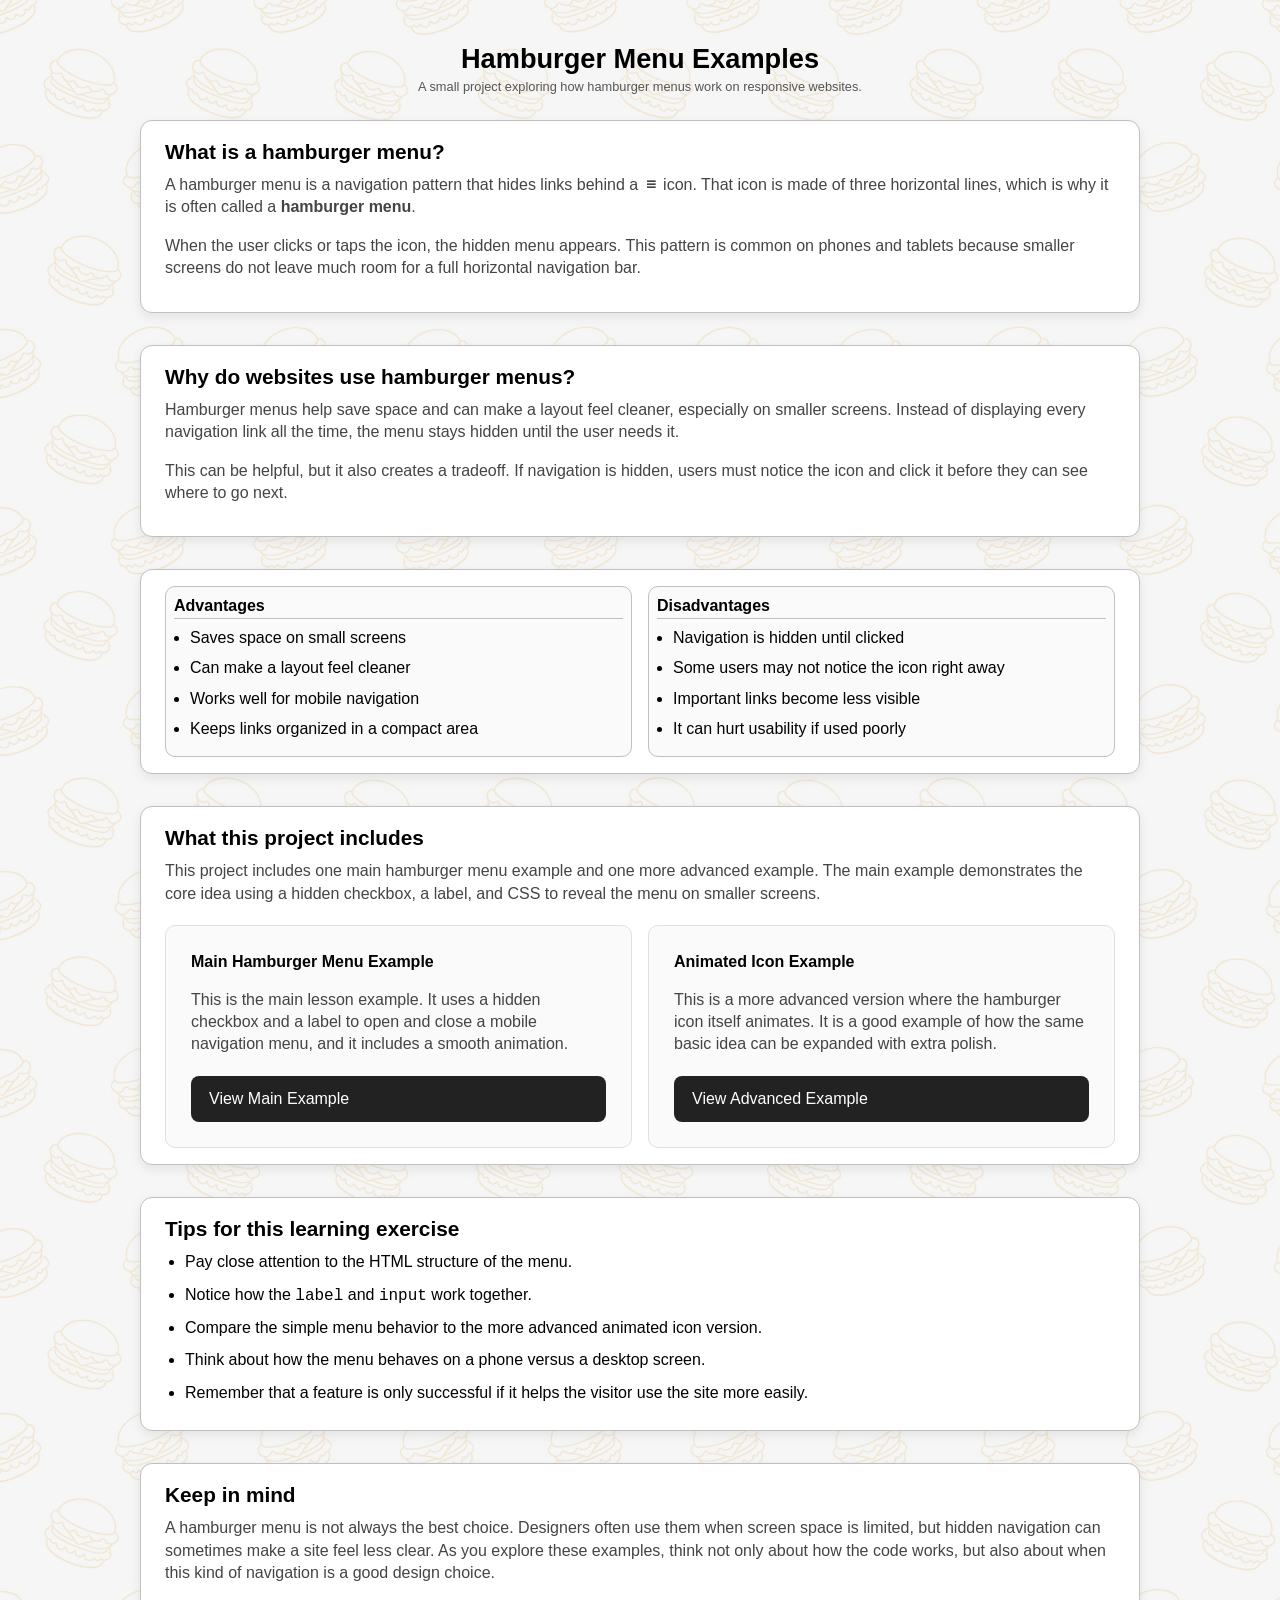
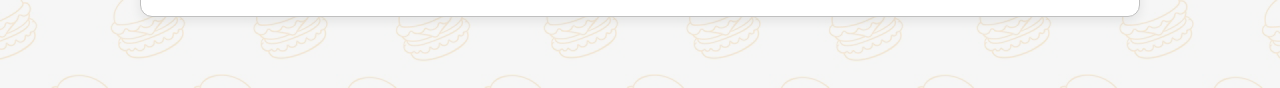
<file: index.html>
<!DOCTYPE html>
<html lang="en">
<head>
  <meta charset="UTF-8">
  <meta name="viewport" content="width=device-width, initial-scale=1.0">
  <title>Hamburger Menu Examples</title>
  <link rel="stylesheet" href="reset.css">
  <link rel="stylesheet" href="overview.css">
</head>
<body>

  <div class="wrapper">

    <header>
      <h1>Hamburger Menu Examples</h1>
      <p>A small project exploring how hamburger menus work on responsive websites.</p>
    </header>

    <main>

      <section class="content-section">
        <h2>What is a hamburger menu?</h2>
        <p>A hamburger menu is a navigation pattern that hides links behind a <strong>𑁔</strong> icon. That icon is made of three horizontal lines, which is why it is often called a <strong>hamburger menu</strong>.</p>

        <p>When the user clicks or taps the icon, the hidden menu appears. This pattern is
          common on phones and tablets because smaller screens do not leave much room for
          a full horizontal navigation bar.</p>
      </section>

      <section class="content-section">
        <h2>Why do websites use hamburger menus?</h2>
        <p>Hamburger menus help save space and can make a layout feel cleaner, especially on smaller screens. Instead of displaying every navigation link all the time, the menu stays hidden until the user needs it.</p>

        <p>This can be helpful, but it also creates a tradeoff. If navigation is hidden, users must notice the icon and click it before they can see where to go next.</p>
      </section>

      <section class="content-section two-column">
        <div class="info-box">
          <h3>Advantages</h3>
          <ul>
            <li>Saves space on small screens</li>
            <li>Can make a layout feel cleaner</li>
            <li>Works well for mobile navigation</li>
            <li>Keeps links organized in a compact area</li>
          </ul>
        </div>

        <div class="info-box">
          <h3>Disadvantages</h3>
          <ul>
            <li>Navigation is hidden until clicked</li>
            <li>Some users may not notice the icon right away</li>
            <li>Important links become less visible</li>
            <li>It can hurt usability if used poorly</li>
          </ul>
        </div>
      </section>

      <section class="content-section">
        <h2>What this project includes</h2>
        <p>This project includes one main hamburger menu example and one more advanced example. The main example demonstrates the core idea using a hidden checkbox, a label, and CSS to reveal the menu on smaller screens.</p>

        <div class="menu-grid">

          <article class="menu-card">
            <h3>Main Hamburger Menu Example</h3>
            <p>This is the main lesson example. It uses a hidden checkbox and a label to open and close a mobile navigation menu, and it includes a smooth animation.</p>
            <a href="hamburger-menu.html" class="button">View Main Example</a>
          </article>

          <article class="menu-card">
            <h3>Animated Icon Example</h3>
            <p>This is a more advanced version where the hamburger icon itself animates.
              It is a good example of how the same basic idea can be expanded with extra polish.</p>
            <a href="animated-icon.html" class="button">View Advanced Example</a>
          </article>

        </div>
      </section>

      <section class="content-section">
        <h2>Tips for this learning exercise</h2>
        <ul class="tips-list">
          <li>Pay close attention to the HTML structure of the menu.</li>
          <li>Notice how the <code>label</code> and <code>input</code> work together.</li>
          <li>Compare the simple menu behavior to the more advanced animated icon version.</li>
          <li>Think about how the menu behaves on a phone versus a desktop screen.</li>
          <li>Remember that a feature is only successful if it helps the visitor use the site more easily.</li>
        </ul>
      </section>

      <section class="content-section">
        <h2>Keep in mind</h2>
        <p>A hamburger menu is not always the best choice. Designers often use them when screen
          space is limited, but hidden navigation can sometimes make a site feel less clear.
          As you explore these examples, think not only about how the code works, but also about
          when this kind of navigation is a good design choice.</p>
      </section>

    </main>
  </div>

</body>
</html>
</file>
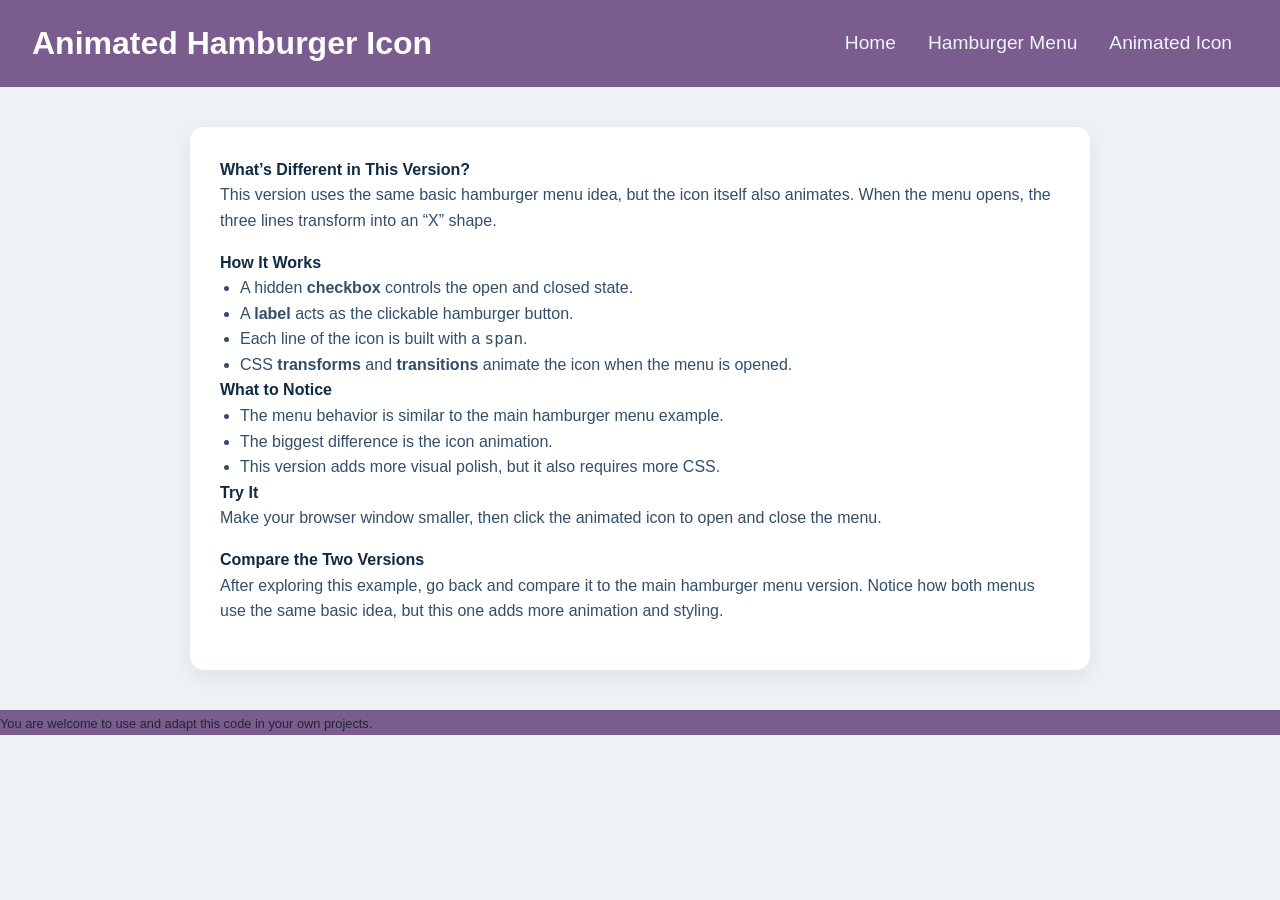
<file: animated-icon.html>
<!DOCTYPE html>
<html lang="en" class="animated-icon">
<head>
  <meta charset="UTF-8">
  <meta name="viewport" content="width=device-width, initial-scale=1.0">
  <title>Animated Hamburger Icon</title>

  <link rel="stylesheet" href="reset.css">
  <link rel="stylesheet" href="shared.css">
  <link rel="stylesheet" href="animated-icon.css">
</head>
<body>

  <header>
    <h1>Animated Hamburger Icon</h1>

    <nav>
      <!-- Hidden checkbox controls the menu state -->
      <input id="menu-toggle" type="checkbox">

      <!-- Label displays the animated hamburger icon -->
      <label for="menu-toggle" class="menu-icon">
        <span></span>
        <span></span>
        <span></span>
      </label>

      <!-- Navigation links -->
      <ul>
        <li><a href="index.html">Home</a></li>
        <li><a href="hamburger-menu.html">Hamburger Menu</a></li>
        <li><a href="animated-icon.html">Animated Icon</a></li>
      </ul>
    </nav>
  </header>

  <main>
    <h2>What’s Different in This Version?</h2>
    <p>
      This version uses the same basic hamburger menu idea, but the icon itself also animates.
      When the menu opens, the three lines transform into an “X” shape.
    </p>

    <h2>How It Works</h2>
    <ul>
      <li>A hidden <strong>checkbox</strong> controls the open and closed state.</li>
      <li>A <strong>label</strong> acts as the clickable hamburger button.</li>
      <li>Each line of the icon is built with a <code>span</code>.</li>
      <li>CSS <strong>transforms</strong> and <strong>transitions</strong> animate the icon when the menu is opened.</li>
    </ul>

    <h2>What to Notice</h2>
    <ul>
      <li>The menu behavior is similar to the main hamburger menu example.</li>
      <li>The biggest difference is the icon animation.</li>
      <li>This version adds more visual polish, but it also requires more CSS.</li>
    </ul>

    <h2>Try It</h2>
    <p>
      Make your browser window smaller, then click the animated icon to open and close the menu.
    </p>

    <h2>Compare the Two Versions</h2>
    <p>
      After exploring this example, go back and compare it to the main hamburger menu version.
      Notice how both menus use the same basic idea, but this one adds more animation and styling.
    </p>
  </main>

  <footer>
    <small>You are welcome to use and adapt this code in your own projects.</small>
  </footer>

</body>
</html>
</file>
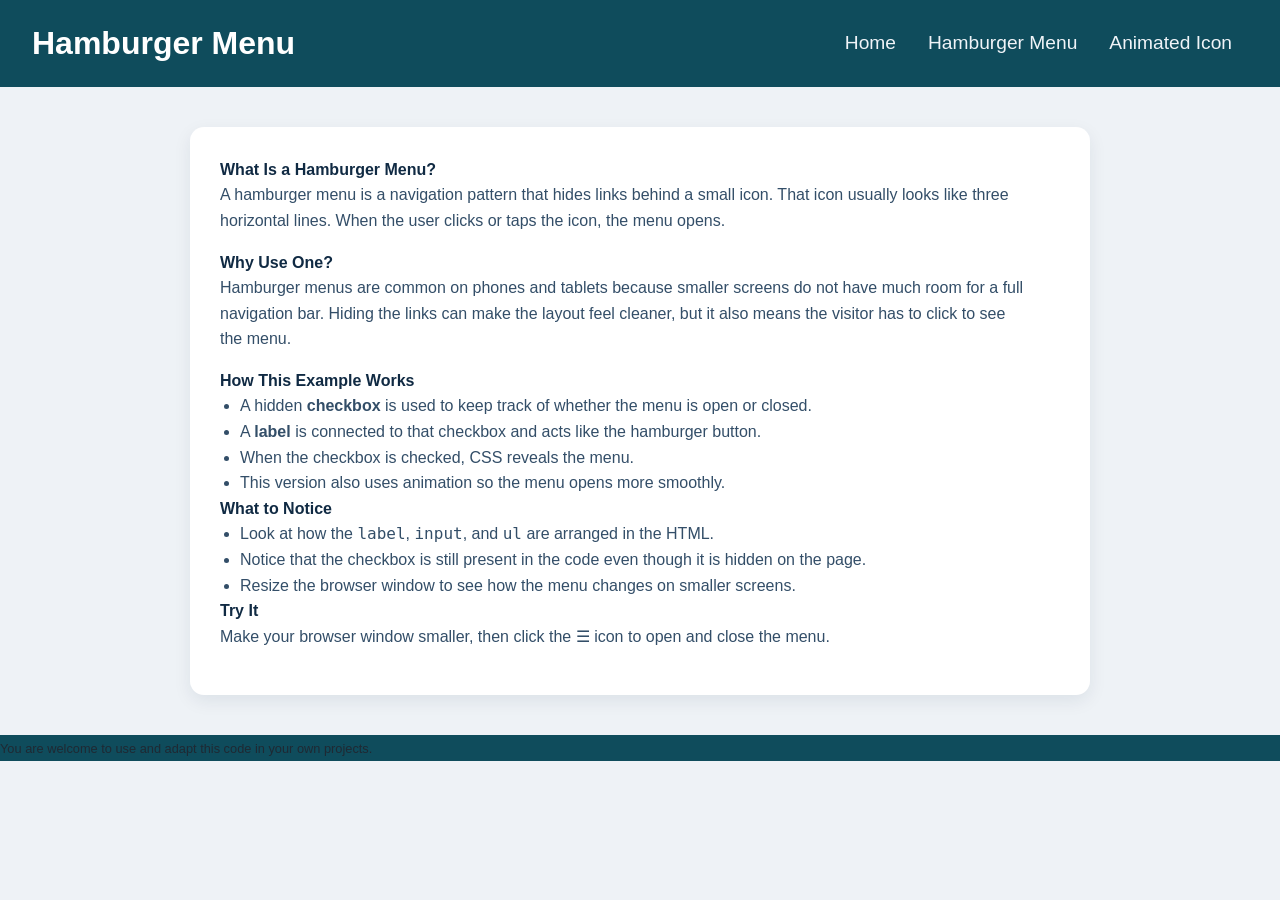
<file: hamburger-menu.html>
<!DOCTYPE html>
<html lang="en" class="hamburger-menu">
<head>
  <meta charset="UTF-8">
  <meta name="viewport" content="width=device-width, initial-scale=1.0">
  <title>Hamburger Menu</title>
  <link rel="stylesheet" href="reset.css">
  <link rel="stylesheet" href="shared.css">

  <!-- This stylesheet controls the hamburger menu example on this page -->
  <link rel="stylesheet" href="hamburger-menu.css">
</head>
<body>

  <!--
    This page does not use a wrapper div.
    The header stretches across the full width of the page,
    while the <main> section is limited with a max-width in the shared styles.
  -->

  <header>
    <h1>Hamburger Menu</h1>

    <nav>
      <!--
        This label displays the hamburger icon.
        Because its "for" value matches the checkbox ID,
        clicking the label toggles the checkbox on and off.
      -->
      <label for="menu">☰</label>

      <!--
        This checkbox is hidden with CSS.
        It acts like a switch that controls whether the menu is open or closed.
      -->
      <input id="menu" type="checkbox">

      <!--
        This unordered list contains the navigation links.
        On small screens, CSS will hide and reveal this list.
      -->
      <ul>
        <li><a href="index.html">Home</a></li>
        <li><a href="hamburger-menu.html">Hamburger Menu</a></li>
        <li><a href="animated-icon.html">Animated Icon</a></li>
      </ul>
    </nav>
  </header>

  <main>
    <h2>What Is a Hamburger Menu?</h2>
    <p>A hamburger menu is a navigation pattern that hides links behind a small icon. That icon usually looks like three horizontal lines. When the user clicks or taps the icon, the menu opens.</p>

    <h2>Why Use One?</h2>
    <p>Hamburger menus are common on phones and tablets because smaller screens do not have much room for a full navigation bar. Hiding the links can make the layout feel cleaner, but it also means the visitor has to click to see the menu.</p>

    <h2>How This Example Works</h2>
    <ul>
      <li>A hidden <strong>checkbox</strong> is used to keep track of whether the menu is open or closed.</li>
      <li>A <strong>label</strong> is connected to that checkbox and acts like the hamburger button.</li>
      <li>When the checkbox is checked, CSS reveals the menu.</li>
      <li>This version also uses animation so the menu opens more smoothly.</li>
    </ul>

    <h2>What to Notice</h2>
    <ul>
      <li>Look at how the <code>label</code>, <code>input</code>, and <code>ul</code> are arranged in the HTML.</li>
      <li>Notice that the checkbox is still present in the code even though it is hidden on the page.</li>
      <li>Resize the browser window to see how the menu changes on smaller screens.</li>
    </ul>

    <h2>Try It</h2>
    <p>
      Make your browser window smaller, then click the ☰ icon to open and close the menu.
    </p>

  </main>

  <footer>
    <small>You are welcome to use and adapt this code in your own projects.</small>
  </footer>

</body>
</html>
</file>
<file: overview.css>
/* ------------------------------
   PAGE SETUP
--------------------------------- */
body {
  margin: 0;
  font-family: Arial, Helvetica, sans-serif;
  line-height: 1.4;
  background-color: #f4f4f4;
  background-image: url(images/bkg_burger01.png);
}

.wrapper {
  width: 90%;
  max-width: 1000px;
  margin: 0 auto;
  padding: 40px 0;
}

/* ------------------------------
   HEADER
--------------------------------- */

header {
  text-align: center;
  margin-bottom: 1.5rem;
}

header h1 {
  font-size: 170%;
}

header p {
  max-width: 700px;
  margin: 0 auto;
  font-size: 80%;
  color: #555;
}


/* ------------------------------
   GENERAL CONTENT SECTIONS
--------------------------------- */

.content-section {
  background-color: #ffffff;
  padding: 1rem 1.5rem;
  margin-bottom: 2rem;
  border: 1px solid silver;
  border-radius: 12px;
  box-shadow: 0 4px 12px rgba(0, 0, 0, 0.08);
}

.content-section h2 {
  margin-top: 0;
  margin-bottom: 0.5rem;
  font-size: 130%;
}

.content-section p {
  color: #444;
}

span.icon {
  font-weight: bold;
  /* color: red; */
  font-size: 120%;
}

/* ------------------------------
   TWO COLUMN INFO BOXES
--------------------------------- */

.two-column {
  display: grid;
  grid-template-columns: repeat(auto-fit, minmax(180px, 1fr));
  gap: 1rem;
}

.info-box {
  background-color: #fafafa;
  padding: 0.5rem;
  border-radius: 10px;
  border: 1px solid silver;
}

.info-box h3 {
  border-bottom: 1px solid silver;
  margin-bottom: 0.5rem;
}

.info-box li {
  margin: 0 0 0.5rem 1rem;
  text-wrap: pretty;
}

/* ------------------------------
   MENU CARDS
--------------------------------- */

.menu-grid {
  display: grid;
  grid-template-columns: repeat(auto-fit, minmax(260px, 1fr));
  gap: 1rem;
  margin-top: 20px;
}

.menu-card {
  background-color: #fafafa;
  padding: 25px;
  border-radius: 10px;
  border: 1px solid #e0e0e0;
    display: flex;
  flex-direction: column;
  justify-content: space-between;
}

.menu-card h3 {
  margin-top: 0;
  margin-bottom: 15px;
}

.menu-card p {
  margin-bottom: 20px;
}

/* ------------------------------
   BUTTONS
--------------------------------- */

.button {
  display: inline-block;
  padding: 12px 18px;
  background-color: #222;
  color: #fff;
  text-decoration: none;
  border-radius: 8px;
  transition: background-color 0.3s ease;
}

.button:hover {
  background-color: #b6aaaa;
  color: black;
}

/* ------------------------------
   TIPS LIST
--------------------------------- */

.tips-list {
  padding-left: 20px;
  margin-bottom: 0;
}

.tips-list li {
  margin-bottom: 10px;
}


/* ------------------------------
   RESPONSIVE TYPE
--------------------------------- */

/* @media (max-width: 600px) {
  .page-header h1 {
    font-size: 2rem;
  }

  .content-section h2 {
    font-size: 1.5rem;
  }
} */
</file>
<file: shared.css>
/* ------------------------------
   SHARED PAGE STYLES
---------------------------------

These styles are shared by multiple pages
in this project so the individual page CSS
files can focus on the menu behavior.
*/

/* ------------------------------
   BASE PAGE STYLES
--------------------------------- */

body {
  margin: 0;
  font-family: Arial, Helvetica, sans-serif;
  line-height: 1.6;
  background-color: #eef2f6;
  color: #1f2933;
}

/* ------------------------------
   COLOR THEMES
---------------------------------

Each example page gets its own color theme
so students can easily tell which page
they are currently viewing.
*/

/* Main hamburger menu example: blue/teal theme */
.hamburger-menu header,
.hamburger-menu footer {
  background-color: #0f4c5c;
}

/* Animated icon example: plum/purple theme */
.animated-icon header,
.animated-icon footer {
  background-color: #7a5c8e;
}

/* ------------------------------
   MAIN CONTENT AREA
--------------------------------- */

main {
  max-width: 900px;
  margin: 40px auto;
  padding: 30px;
  background-color: #ffffff;
  border-radius: 14px;
  box-shadow: 0 6px 18px rgba(16, 42, 67, 0.08);
}

/* Section headings inside main */
main h2 {
  color: #102a43;
  margin-top: 0;
}

/* Paragraph and list text inside main */
main p,
main li {
  color: #334e68;
}

/* Lists inside the main content */
main ul {
  padding-left: 20px;
}


/* ------------------------------
   MAIN CONTENT LINKS
--------------------------------- */

main a {
  color: #2f6f91;
  text-decoration: none;
}

main a:hover {
  text-decoration: underline;
}
</file>
<file: hamburger-menu.css>
/* -----------------------------------
   HAMBURGER MENU PAGE STYLES
--------------------------------------

This file contains the styles for the main
hamburger menu example.

The general page colors and typography come
from shared.css. This file focuses on the
header layout and the menu behavior.
*/

/* ------------------------------
   HEADER LAYOUT
--------------------------------- */

header {
  padding: 1rem 2rem;
  display: flex;
  align-items: center;
}

header h1 {
  color: white;
  font-size: 200%;
  margin: 0;
}

header nav {
  margin-left: auto;
}

/* ------------------------------
   DESKTOP NAVIGATION
--------------------------------- */

nav {
  text-align: right;
}

nav ul {
  display: flex;
  text-align: center;
  list-style: none;
}

nav a {
  display: block;
  padding: 0.75rem 1rem;
  border-radius: 2rem;
  text-decoration: none;
  color: #f0f4f8;
  font-size: 120%;
  transition: background-color 0.75s ease, color 0.75s ease;
}

nav a:hover {
  background-color: rgba(255, 255, 255, 0.16);
  color: #ffffff;
}

/* Hide the checkbox and hamburger icon on desktop */
nav input[type="checkbox"],
nav label {
  display: none;
}

/* ------------------------------
   MOBILE HAMBURGER MENU
--------------------------------- */

@media (max-width: 48rem) {

  /* The dropdown menu is positioned against the header */
  header {
    position: relative;
  }

  header nav {
    margin-left: auto;
    text-align: right;
  }

  /* Show the hamburger icon */
  header nav label {
    display: block;
    cursor: pointer;
    align-self: center;
    color: white;
    font-size: 250%;
    line-height: 1;
    margin-left: auto;
  }

  /* Hide menu by default */
  nav ul {
    max-height: 0;
    overflow: hidden;
    transition: max-height 0.5s ease-in-out;
    background-color: #ffffff;
    border-radius: 12px;
    box-shadow: 0 8px 20px rgba(16, 42, 67, 0.15);
    flex-direction: column;
    margin-top: 0.75rem;
    min-width: 220px;

    /* Drop the menu below the header so the closed menu
       doesn't take up room and push the page sideways */
    position: absolute;
    top: 100%;
    right: 2rem;
  }

  /* Open menu when checkbox is checked */
  #menu:checked + ul {
    max-height: 300px;
  }

  /* Mobile menu items */
  nav ul li {
    text-align: center;
    padding: 0;
    border-bottom: 1px solid #d9e2ec;
  }

  nav ul li:last-child {
    border-bottom: none;
  }

  nav ul li a {
    display: block;
    margin: 0;
    padding: 0.8rem 2rem;
    border-radius: 0;
    color: #102a43;
    font-size: 125%;
  }

  nav ul li a:hover {
    background-color: #f0f4f8;
    color: #2f6f91;
  }
}
</file>
<file: animated-icon.css>
/* -----------------------------------
   ANIMATED ICON MENU PAGE STYLES
--------------------------------------

This page uses the same general header layout
as hamburger-menu.html. The heading stays on
the left and the navigation stays on the right
until the layout switches to the mobile version.
*/

/* ------------------------------
   HEADER LAYOUT
---------------------------------

This page uses a similar header structure
to the main hamburger menu example so the
two pages feel related and easy to compare.
*/

header {
  padding: 1rem 2rem; /* Adds space inside the header: top/bottom, then left/right */
  display: flex; /* Places the h1 and nav side-by-side in one row */
  align-items: center; /* Vertically centers the heading and nav inside the header */
}

header h1 {
  color: white; /* Changes the heading text color */
  font-size: 200%; /* Makes the page title larger */
  margin: 0; /* Removes the browser's default margin around the h1 */
}

/* Push the nav area to the far right side of the header */
header nav {
  margin-left: auto; /* Uses leftover space to push nav away from the h1 */
}

/* ------------------------------
   DESKTOP NAVIGATION
---------------------------------

On larger screens, the full navigation menu
is visible in a horizontal row.
*/

nav ul {
  display: flex; /* Places the list items side-by-side */
  text-align: center; /* Centers the text inside the navigation area */
  list-style: none; /* Removes the bullet points from the menu list */
}

nav a {
  display: block; /* Makes the full padded area clickable, not just the text */
  padding: 0.75rem 1rem; /* Adds space inside each menu link */
  border-radius: 2rem; /* Rounds the corners of the hover background */
  text-decoration: none; /* Removes the default underline from links */
  color: #f0f4f8; /* Sets the desktop link text color */
  font-size: 120%; /* Makes the nav link text a little larger */
  transition: background-color 0.75s ease, color 0.75s ease; /* Smoothly animates hover color changes */
}

nav a:hover {
  background-color: rgba(255, 255, 255, 0.16); /* Adds a soft highlight behind the link on hover */
  color: #ffffff; /* Brightens the link text color on hover */
}

/* Hide the checkbox and animated icon on desktop.
   On larger screens, users see the regular nav links instead. */
nav input[type="checkbox"],
nav label {
  display: none;
}

/* ------------------------------
   MOBILE ANIMATED ICON MENU
---------------------------------

On smaller screens, the full nav is hidden
and replaced by an animated hamburger icon.
This icon changes into an X shape when
the menu is opened.
*/

@media (max-width: 48rem) {

  /* The dropdown menu is positioned against the header */
  header {
    position: relative; /* Lets the dropdown line up with the bottom of the header */
  }

  /* Keep the nav aligned to the right side of the header */
  header nav {
    margin-left: auto; /* Pushes the nav area to the far right */
    text-align: right; /* Aligns content inside nav to the right */
  }

  /* Hide the checkbox.
     It still controls the menu behind the scenes,
     but users do not need to see it. */
  nav input[type="checkbox"] {
    display: none;
  }

  /* Show the animated hamburger icon.
     This label acts like the visible button that users click. */
  nav label.menu-icon {
    display: flex; /* Lets us stack the three icon lines vertically */
    flex-direction: column; /* Places the spans in a column instead of a row */
    justify-content: center; /* Centers the icon lines vertically inside the label box */
    align-items: center; /* Centers the icon lines horizontally */
    gap: 0.3rem; /* Controls the space between the three lines */
    width: 2.5rem; /* Controls the width of the clickable icon area */
    height: 2.5rem; /* Controls the height of the clickable icon area */
    cursor: pointer; /* Shows a pointer cursor to indicate it is clickable */
    margin-left: auto; /* Keeps the icon pushed to the right side */
    line-height: 1; /* Prevents extra spacing issues inside the label */
  }

  /* Style the three lines of the hamburger icon */
  .menu-icon span {
    display: block; /* Allows each span to behave like a visible line */
    width: 2rem; /* Controls the width of each line */
    height: 0.2rem; /* Controls the thickness of each line */
    background-color: white; /* Sets the color of the icon lines */
    border-radius: 0.2rem; /* Slightly rounds the ends of each line */
    transition: all 0.4s ease; /* Smoothly animates the icon lines when the menu opens */
    transform-origin: center; /* Makes each line rotate from its center point */
  }

  /* Hide the menu by default on small screens.
     max-height: 0 collapses the menu vertically.
     overflow: hidden prevents hidden links from spilling out.
     We use max-height instead of display: none because
     max-height can be animated. */
  nav ul {
    max-height: 0; /* Starts with the dropdown menu collapsed */
    overflow: hidden; /* Hides anything that extends beyond the collapsed height */
    transition: max-height 0.5s ease-in-out; /* Animates the menu opening and closing */
    background-color: #ffffff; /* Sets the background color of the dropdown menu */
    border-radius: 12px; /* Rounds the corners of the dropdown box */
    box-shadow: 0 8px 20px rgba(16, 42, 67, 0.15); /* Adds a soft shadow to lift the dropdown off the page */
    flex-direction: column; /* Stacks the menu items vertically instead of in a row */
    margin-top: 0.75rem; /* Adds space between the icon and the dropdown menu */
    min-width: 220px; /* Prevents the dropdown from becoming too narrow */

    /* Drop the menu below the header so the closed menu
       doesn't take up room and push the page sideways */
    position: absolute; /* Takes the menu out of the header's row */
    top: 100%; /* Places the menu just below the header */
    right: 2rem; /* Lines the menu up with the header's right padding */
  }

  /* Show the menu when the checkbox is checked.
     Increase this value if you add more menu links. */
  #menu-toggle:checked ~ ul {
    max-height: 300px; /* Gives the dropdown enough height to show the links */
  }

  /* Animate the first line of the icon.
     It moves downward and rotates to become part of the X. */
  #menu-toggle:checked + label span:nth-child(1) {
    transform: translateY(0.5rem) rotate(45deg);
  }

  /* Fade out the middle line so only two lines remain visible */
  #menu-toggle:checked + label span:nth-child(2) {
    opacity: 0;
  }

  /* Animate the bottom line of the icon.
     It moves upward and rotates to become the other half of the X. */
  #menu-toggle:checked + label span:nth-child(3) {
    transform: translateY(-0.5rem) rotate(-45deg);
  }

  /* Style each list item in the mobile dropdown menu */
  nav ul li {
    text-align: center; /* Centers the text inside each menu row */
    padding: 0; /* Removes extra default spacing */
    border-bottom: 1px solid #d9e2ec; /* Adds divider lines between menu items */
  }

  /* Remove the bottom border from the final menu item */
  nav ul li:last-child {
    border-bottom: none;
  }

  /* Style the clickable links inside the mobile dropdown */
  nav ul li a {
    display: block; /* Makes the whole row clickable */
    margin: 0; /* Removes extra spacing around the links */
    padding: 0.8rem 2rem; /* Controls the size of each tappable menu row */
    border-radius: 0; /* Removes rounded corners inside the dropdown */
    color: #102a43; /* Sets the mobile link text color */
    font-size: 125%; /* Makes dropdown links slightly larger */
  }

  /* Change the appearance when hovering over a mobile menu link */
  nav ul li a:hover {
    background-color: #f0f4f8; /* Adds a subtle background highlight */
    color: #2f6f91; /* Changes the link text to the accent color */
  }
}
</file>
